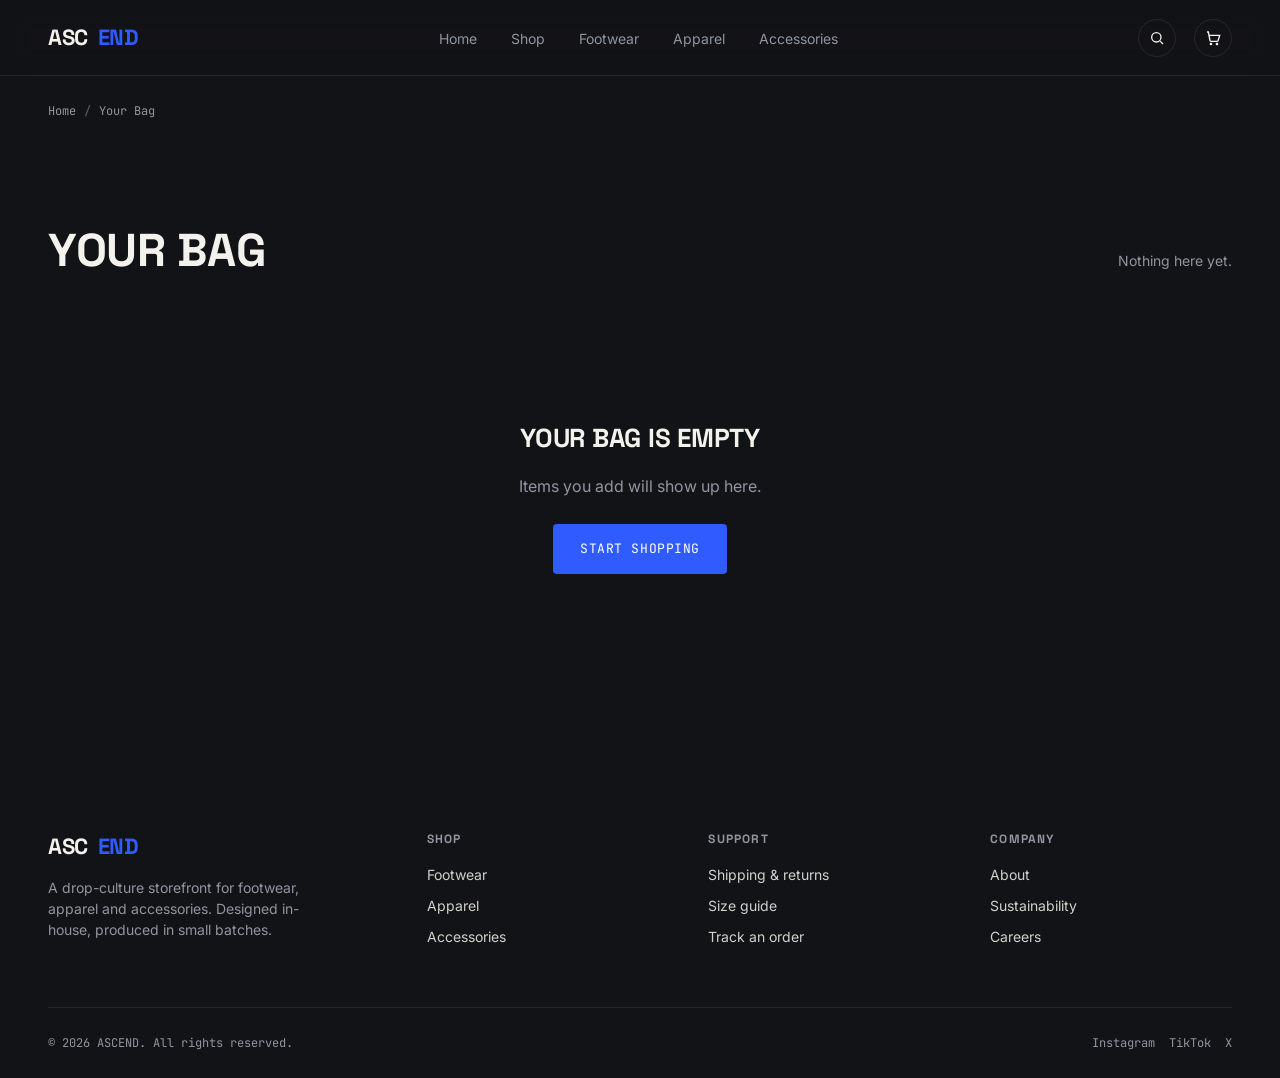
<file: cart.html>
<!DOCTYPE html>
<html lang="en">
<head>
<meta charset="UTF-8">
<meta name="viewport" content="width=device-width, initial-scale=1.0">
<title>Your Bag — ASCEND</title>
<link rel="stylesheet" href="style.css">
</head>
<body>

<nav class="nav">
  <div class="wrap">
    <a href="index.html" class="brand">ASC<span>END</span></a>
    <ul class="nav-links">
      <li><a href="index.html">Home</a></li>
      <li><a href="shop.html">Shop</a></li>
      <li><a href="shop.html?cat=footwear">Footwear</a></li>
      <li><a href="shop.html?cat=apparel">Apparel</a></li>
      <li><a href="shop.html?cat=accessories">Accessories</a></li>
    </ul>
    <div class="nav-actions">
      <a class="icon-btn" href="shop.html" aria-label="Search">
        <svg width="16" height="16" viewBox="0 0 24 24" fill="none" stroke="currentColor" stroke-width="2"><circle cx="11" cy="11" r="7"/><path d="M21 21l-4.3-4.3"/></svg>
      </a>
      <a class="icon-btn" href="cart.html" aria-label="Cart">
        <svg width="16" height="16" viewBox="0 0 24 24" fill="none" stroke="currentColor" stroke-width="2"><path d="M3 3h2l2.4 12.4a2 2 0 0 0 2 1.6h8.4a2 2 0 0 0 2-1.6L22 8H6"/><circle cx="9" cy="21" r="1"/><circle cx="18" cy="21" r="1"/></svg>
        <span class="cart-count" data-cart-count>0</span>
      </a>
    </div>
  </div>
</nav>

<div class="wrap">
  <div class="breadcrumb"><a href="index.html">Home</a><span>/</span>Your Bag</div>
  <section>
    <div class="section-head">
      <h2>Your bag</h2>
      <p id="items-sub"></p>
    </div>
    <div id="cart-root"></div>
  </section>
</div>

<footer>
  <div class="wrap">
    <div class="foot-grid">
      <div class="foot-brand">
        <a href="index.html" class="brand">ASC<span>END</span></a>
        <p>A drop-culture storefront for footwear, apparel and accessories. Designed in-house, produced in small batches.</p>
      </div>
      <div class="foot-col">
        <h4>Shop</h4>
        <a href="shop.html?cat=footwear">Footwear</a>
        <a href="shop.html?cat=apparel">Apparel</a>
        <a href="shop.html?cat=accessories">Accessories</a>
      </div>
      <div class="foot-col">
        <h4>Support</h4>
        <a href="#">Shipping &amp; returns</a>
        <a href="#">Size guide</a>
        <a href="#">Track an order</a>
      </div>
      <div class="foot-col">
        <h4>Company</h4>
        <a href="#">About</a>
        <a href="#">Sustainability</a>
        <a href="#">Careers</a>
      </div>
    </div>
    <div class="foot-bottom">
      <span>© 2026 ASCEND. All rights reserved.</span>
      <div class="foot-social">
        <a href="#">Instagram</a>
        <a href="#">TikTok</a>
        <a href="#">X</a>
      </div>
    </div>
  </div>
</footer>

<script src="products.js"></script>
<script src="main.js"></script>
<script>
  const SHIP_THRESHOLD = 4000;
  const SHIP_COST = 199;
  let promoApplied = false;

  function renderCart(){
    const items = Cart.read();
    document.getElementById("items-sub").textContent = items.length
      ? `${Cart.count()} item${Cart.count()>1?"s":""} in your bag`
      : "Nothing here yet.";

    if(!items.length){
      document.getElementById("cart-root").innerHTML = `
        <div class="empty-cart">
          <h3>Your bag is empty</h3>
          <p>Items you add will show up here.</p>
          <a href="shop.html" class="btn btn-primary">Start shopping</a>
        </div>`;
      return;
    }

    const rows = items.map((it,i)=>{
      const p = getProduct(it.id);
      if(!p) return "";
      return `
      <div class="cart-row">
        <img src="${p.img}" alt="${p.name}">
        <div>
          <div class="cart-item-name"><a href="product.html?id=${p.id}">${p.name}</a></div>
          <div class="cart-item-meta">${it.color?`Colour: ${it.color} · `:""}${it.size?`Size: ${it.size}`:""}</div>
          <a class="cart-remove" data-remove="${i}">Remove</a>
        </div>
        <div class="qty-stepper">
          <button data-dec="${i}">−</button><span>${it.qty}</span><button data-inc="${i}">+</button>
        </div>
        <div class="cart-item-price">${money(p.price*it.qty)}</div>
      </div>`;
    }).join("");

    const subtotal = Cart.subtotal();
    const discount = promoApplied ? Math.round(subtotal*0.1) : 0;
    const shipping = subtotal >= SHIP_THRESHOLD ? 0 : SHIP_COST;
    const total = subtotal - discount + shipping;

    document.getElementById("cart-root").innerHTML = `
      <div class="cart-layout">
        <div>${rows}</div>
        <div class="summary-card">
          <h3 style="font-size:15px; text-transform:uppercase; margin-bottom:18px;">Order summary</h3>
          <div class="summary-row"><span>Subtotal</span><span class="mono">${money(subtotal)}</span></div>
          ${discount ? `<div class="summary-row"><span>Promo (WELCOME10)</span><span class="mono">−${money(discount)}</span></div>` : ""}
          <div class="summary-row"><span>Shipping</span><span class="mono">${shipping===0?"Free":money(shipping)}</span></div>
          <div class="summary-row total"><span>Total</span><span>${money(total)}</span></div>
          <div class="promo-row">
            <input type="text" id="promo-input" placeholder="Promo code">
            <button class="btn btn-outline" id="promo-btn">Apply</button>
          </div>
          <button class="btn btn-signal btn-block" id="checkout-btn">Checkout</button>
          <p style="font-family:var(--font-mono); font-size:11px; color:var(--steel); margin-top:14px; text-align:center;">Demo checkout — no payment is processed.</p>
        </div>
      </div>`;

    document.querySelectorAll("[data-remove]").forEach(b=>{
      b.addEventListener("click", ()=>{ Cart.remove(+b.dataset.remove); renderCart(); });
    });
    document.querySelectorAll("[data-inc]").forEach(b=>{
      b.addEventListener("click", ()=>{
        const items = Cart.read();
        Cart.setQty(+b.dataset.inc, items[+b.dataset.inc].qty+1);
        renderCart();
      });
    });
    document.querySelectorAll("[data-dec]").forEach(b=>{
      b.addEventListener("click", ()=>{
        const items = Cart.read();
        Cart.setQty(+b.dataset.dec, items[+b.dataset.dec].qty-1);
        renderCart();
      });
    });
    document.getElementById("promo-btn").addEventListener("click", ()=>{
      const val = document.getElementById("promo-input").value.trim().toUpperCase();
      if(val === "WELCOME10"){ promoApplied = true; }
      renderCart();
    });
    document.getElementById("checkout-btn").addEventListener("click", ()=>{
      alert("This is a front-end demo — hook this button up to your payment provider (Razorpay, Stripe, etc).");
    });
  }

  renderCart();
</script>
</body>
</html>
</file>
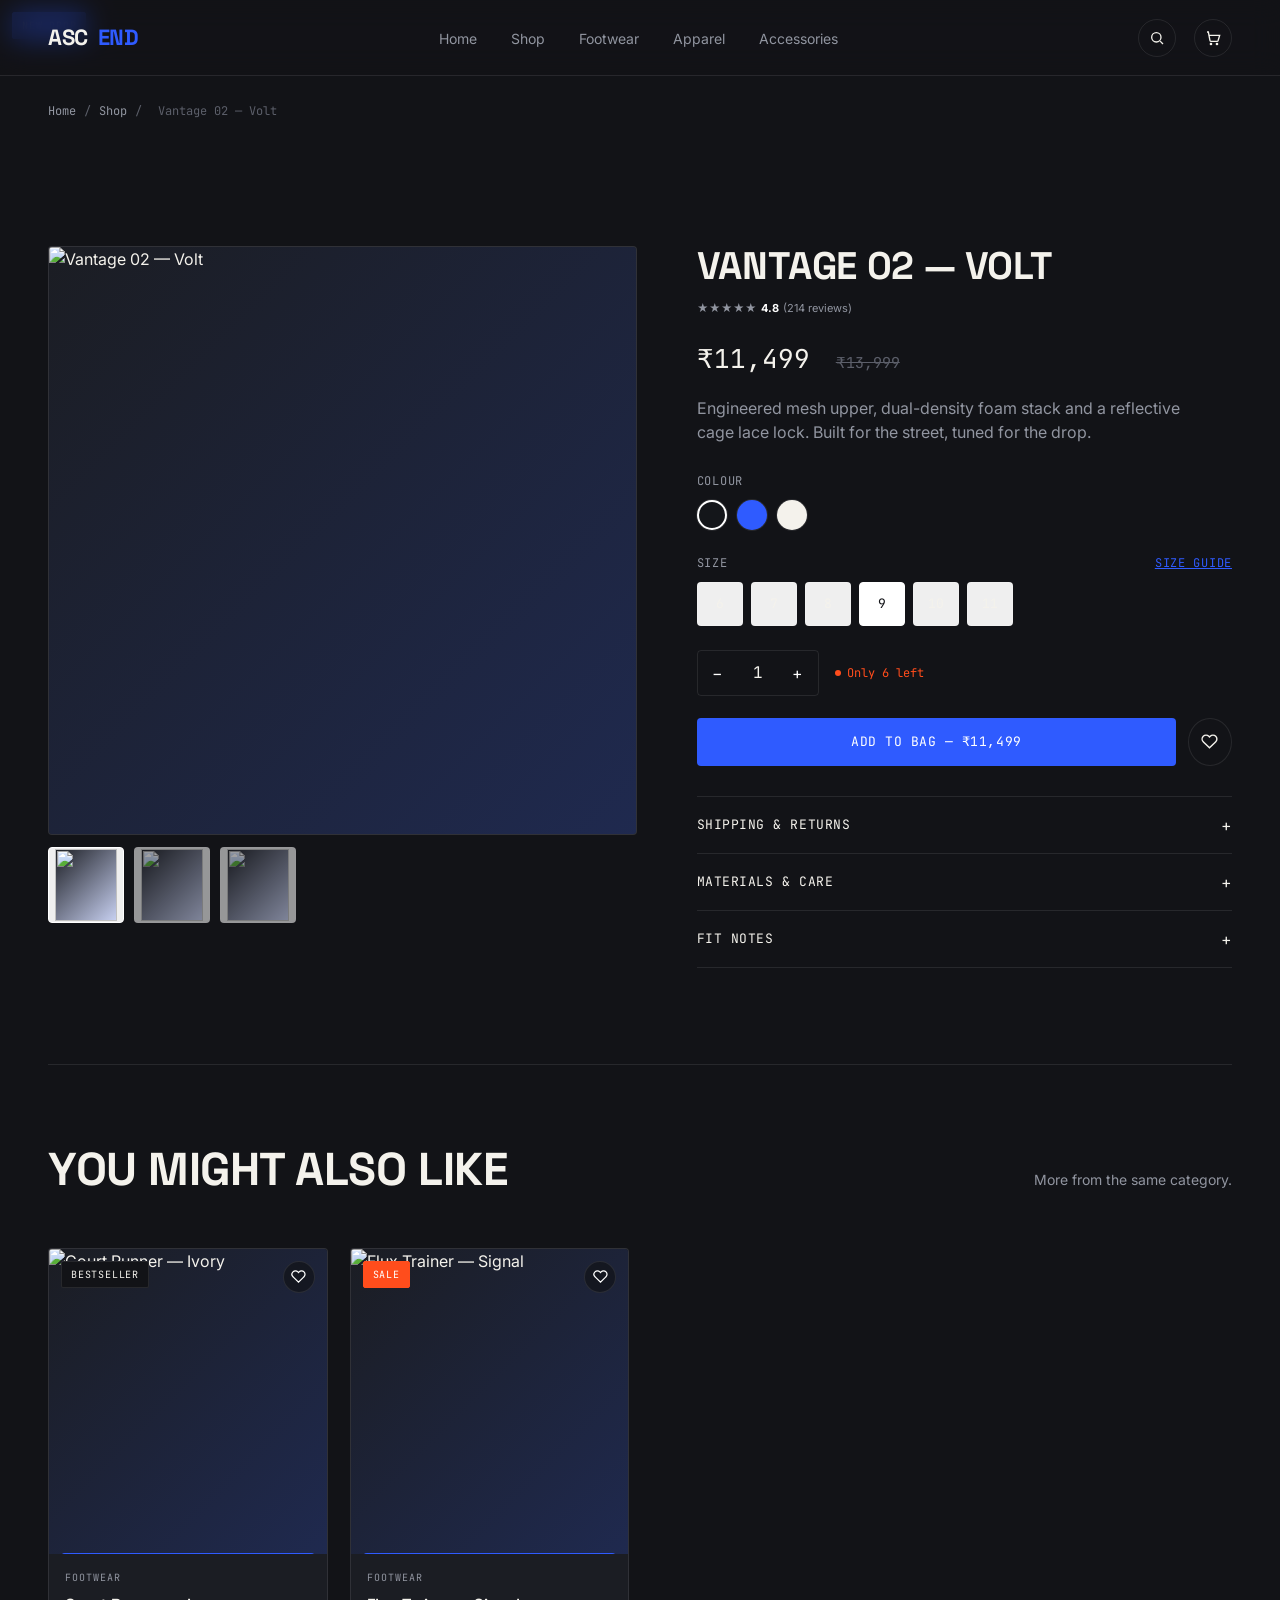
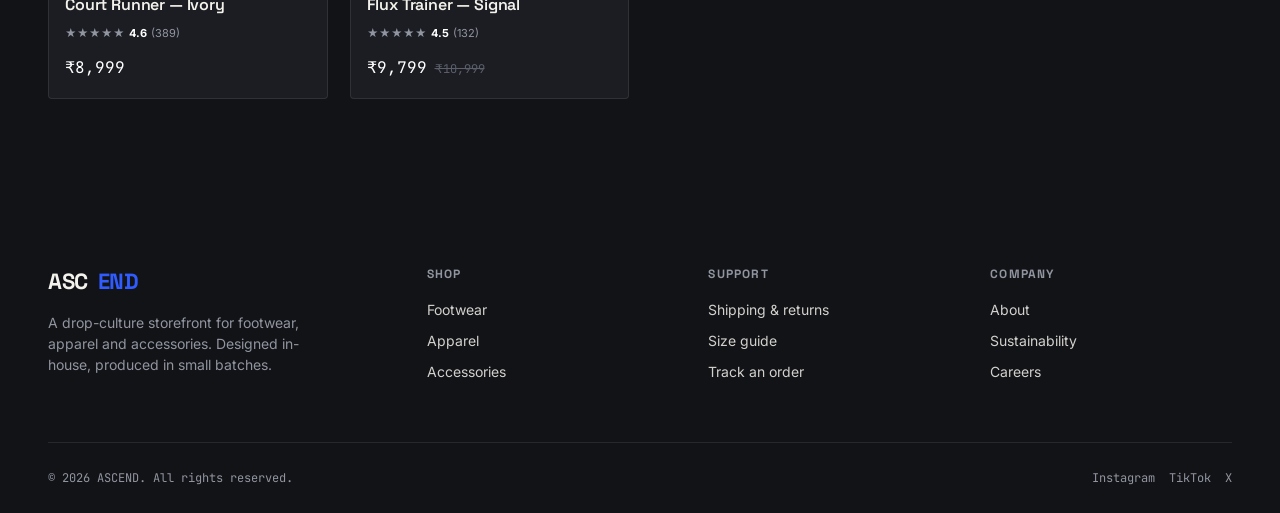
<file: product.html>
<!DOCTYPE html>
<html lang="en">
<head>
<meta charset="UTF-8">
<meta name="viewport" content="width=device-width, initial-scale=1.0">
<title>Product — ASCEND</title>
<link rel="stylesheet" href="style.css">
</head>
<body>

<nav class="nav">
  <div class="wrap">
    <a href="index.html" class="brand">ASC<span>END</span></a>
    <ul class="nav-links">
      <li><a href="index.html">Home</a></li>
      <li><a href="shop.html">Shop</a></li>
      <li><a href="shop.html?cat=footwear">Footwear</a></li>
      <li><a href="shop.html?cat=apparel">Apparel</a></li>
      <li><a href="shop.html?cat=accessories">Accessories</a></li>
    </ul>
    <div class="nav-actions">
      <a class="icon-btn" href="shop.html" aria-label="Search">
        <svg width="16" height="16" viewBox="0 0 24 24" fill="none" stroke="currentColor" stroke-width="2"><circle cx="11" cy="11" r="7"/><path d="M21 21l-4.3-4.3"/></svg>
      </a>
      <a class="icon-btn" href="cart.html" aria-label="Cart">
        <svg width="16" height="16" viewBox="0 0 24 24" fill="none" stroke="currentColor" stroke-width="2"><path d="M3 3h2l2.4 12.4a2 2 0 0 0 2 1.6h8.4a2 2 0 0 0 2-1.6L22 8H6"/><circle cx="9" cy="21" r="1"/><circle cx="18" cy="21" r="1"/></svg>
        <span class="cart-count" data-cart-count>0</span>
      </a>
    </div>
  </div>
</nav>

<div class="wrap">
  <div class="breadcrumb"><a href="index.html">Home</a><span>/</span><a href="shop.html">Shop</a><span>/</span><span id="bc-name">Product</span></div>

  <section id="pd-root"></section>

  <section id="related-wrap" style="border-top:1px solid var(--line); padding-top:70px;">
    <div class="section-head">
      <h2>You might also like</h2>
      <p>More from the same category.</p>
    </div>
    <div class="product-grid" id="related-grid"></div>
  </section>
</div>

<footer>
  <div class="wrap">
    <div class="foot-grid">
      <div class="foot-brand">
        <a href="index.html" class="brand">ASC<span>END</span></a>
        <p>A drop-culture storefront for footwear, apparel and accessories. Designed in-house, produced in small batches.</p>
      </div>
      <div class="foot-col">
        <h4>Shop</h4>
        <a href="shop.html?cat=footwear">Footwear</a>
        <a href="shop.html?cat=apparel">Apparel</a>
        <a href="shop.html?cat=accessories">Accessories</a>
      </div>
      <div class="foot-col">
        <h4>Support</h4>
        <a href="#">Shipping &amp; returns</a>
        <a href="#">Size guide</a>
        <a href="#">Track an order</a>
      </div>
      <div class="foot-col">
        <h4>Company</h4>
        <a href="#">About</a>
        <a href="#">Sustainability</a>
        <a href="#">Careers</a>
      </div>
    </div>
    <div class="foot-bottom">
      <span>© 2026 ASCEND. All rights reserved.</span>
      <div class="foot-social">
        <a href="#">Instagram</a>
        <a href="#">TikTok</a>
        <a href="#">X</a>
      </div>
    </div>
  </div>
</footer>

<script src="products.js"></script>
<script src="main.js"></script>
<script>
  const params = new URLSearchParams(location.search);
  const id = params.get("id") || PRODUCTS[0].id;
  const p = getProduct(id) || PRODUCTS[0];
  document.title = p.name + " — ASCEND";
  document.getElementById("bc-name").textContent = p.name;

  let activeImg = p.gallery[0];
  let activeSize = p.sizes ? p.sizes[Math.floor(p.sizes.length/2)] : null;
  let activeColor = p.colors[0];
  let qty = 1;

  function tagClass(){ return p.tag === "SALE" ? "sale" : (p.tag === "NEW DROP" ? "new" : ""); }

  function renderPD(){
    document.getElementById("pd-root").innerHTML = `
      <div class="product-detail">
        <div>
          <div class="pd-gallery-main"><img src="${activeImg}" alt="${p.name}" id="pd-main-img"></div>
          <div class="pd-thumbs">
            ${p.gallery.map((g,i)=>`<button class="pd-thumb ${g===activeImg?'active':''}" data-img="${g}"><img src="${g}" alt=""></button>`).join("")}
          </div>
        </div>
        <div>
          ${p.tag ? `<span class="card-tag ${tagClass()} pd-tag">${p.tag}</span>` : ""}
          <h1 class="pd-name">${p.name}</h1>
          <div class="pd-meta">
            <div class="stars">★★★★★ <b>${p.rating}</b> (${p.reviews} reviews)</div>
          </div>
          <div class="pd-price">${money(p.price)} ${p.compareAt ? `<span class="was">${money(p.compareAt)}</span>` : ""}</div>
          <p class="pd-desc" style="margin-top:18px;">${p.desc}</p>

          <div class="opt-block">
            <div class="opt-label"><span>Colour</span></div>
            <div class="swatches">
              ${p.colors.map(c=>`<span class="swatch ${c===activeColor?'active':''}" style="background:${c}" data-color="${c}"></span>`).join("")}
            </div>
          </div>

          ${p.sizes ? `
          <div class="opt-block">
            <div class="opt-label"><span>Size</span><a href="#" style="color:var(--cobalt); text-decoration:underline;">Size guide</a></div>
            <div class="size-grid">
              ${p.sizes.map(s=>`<button class="size-box ${s===activeSize?'active':''}" data-size="${s}">${s}</button>`).join("")}
            </div>
          </div>` : ""}

          <div class="qty-row">
            <div class="qty-stepper">
              <button id="qty-dec">−</button><span id="qty-val">${qty}</span><button id="qty-inc">+</button>
            </div>
            ${p.stock <= 8 ? `<div class="stock-flag">Only ${p.stock} left</div>` : `<div class="stock-flag" style="color:var(--ok);">In stock</div>`}
          </div>

          <div class="pd-actions">
            <button class="btn btn-primary btn-block" id="add-cart-btn">Add to bag — ${money(p.price*qty)}</button>
            <button class="icon-btn" style="width:48px;height:48px;" id="pd-wish" aria-label="Save">
              <svg width="17" height="17" viewBox="0 0 24 24" fill="none" stroke="currentColor" stroke-width="2"><path d="M20.8 4.6a5.5 5.5 0 0 0-7.8 0L12 5.6l-1-1a5.5 5.5 0 0 0-7.8 7.8l1 1L12 21l7.8-7.6 1-1a5.5 5.5 0 0 0 0-7.8z"/></svg>
            </button>
          </div>

          <div class="pd-info-list">
            <div class="info-row" data-info="ship"><span>Shipping &amp; returns</span><span>+</span></div>
            <div class="info-panel">Free shipping over ₹4,000. Delivered in 3–6 business days. Returns accepted within 30 days, unworn with tags.</div>
            <div class="info-row" data-info="care"><span>Materials &amp; care</span><span>+</span></div>
            <div class="info-panel">See the product label for full material composition. Spot clean where possible; avoid direct heat.</div>
            <div class="info-row" data-info="fit"><span>Fit notes</span><span>+</span></div>
            <div class="info-panel">This style runs true to size. If you're between sizes, we recommend sizing up.</div>
          </div>
        </div>
      </div>
    `;
    wirePD();
  }

  function wirePD(){
    document.querySelectorAll(".pd-thumb").forEach(t=>{
      t.addEventListener("click", ()=>{ activeImg = t.dataset.img; renderPD(); });
    });
    document.querySelectorAll(".swatch").forEach(s=>{
      s.addEventListener("click", ()=>{ activeColor = s.dataset.color; renderPD(); });
    });
    document.querySelectorAll(".size-box").forEach(s=>{
      s.addEventListener("click", ()=>{ activeSize = s.dataset.size; renderPD(); });
    });
    document.getElementById("qty-inc").addEventListener("click", ()=>{ qty++; renderPD(); });
    document.getElementById("qty-dec").addEventListener("click", ()=>{ if(qty>1) qty--; renderPD(); });
    document.getElementById("add-cart-btn").addEventListener("click", ()=>{
      Cart.add(p.id, { size: activeSize, color: activeColor, qty });
      showToast(p);
    });
    document.getElementById("pd-wish").addEventListener("click", (e)=> e.currentTarget.classList.toggle("active"));
    document.querySelectorAll(".info-row").forEach(r=>{
      r.addEventListener("click", ()=> r.classList.toggle("open"));
    });
  }

  renderPD();

  const related = PRODUCTS.filter(x=>x.category===p.category && x.id!==p.id).slice(0,4);
  document.getElementById("related-grid").innerHTML = related.map(productCardHTML).join("");
  mountQuickAdd();
</script>
</body>
</html>
</file>
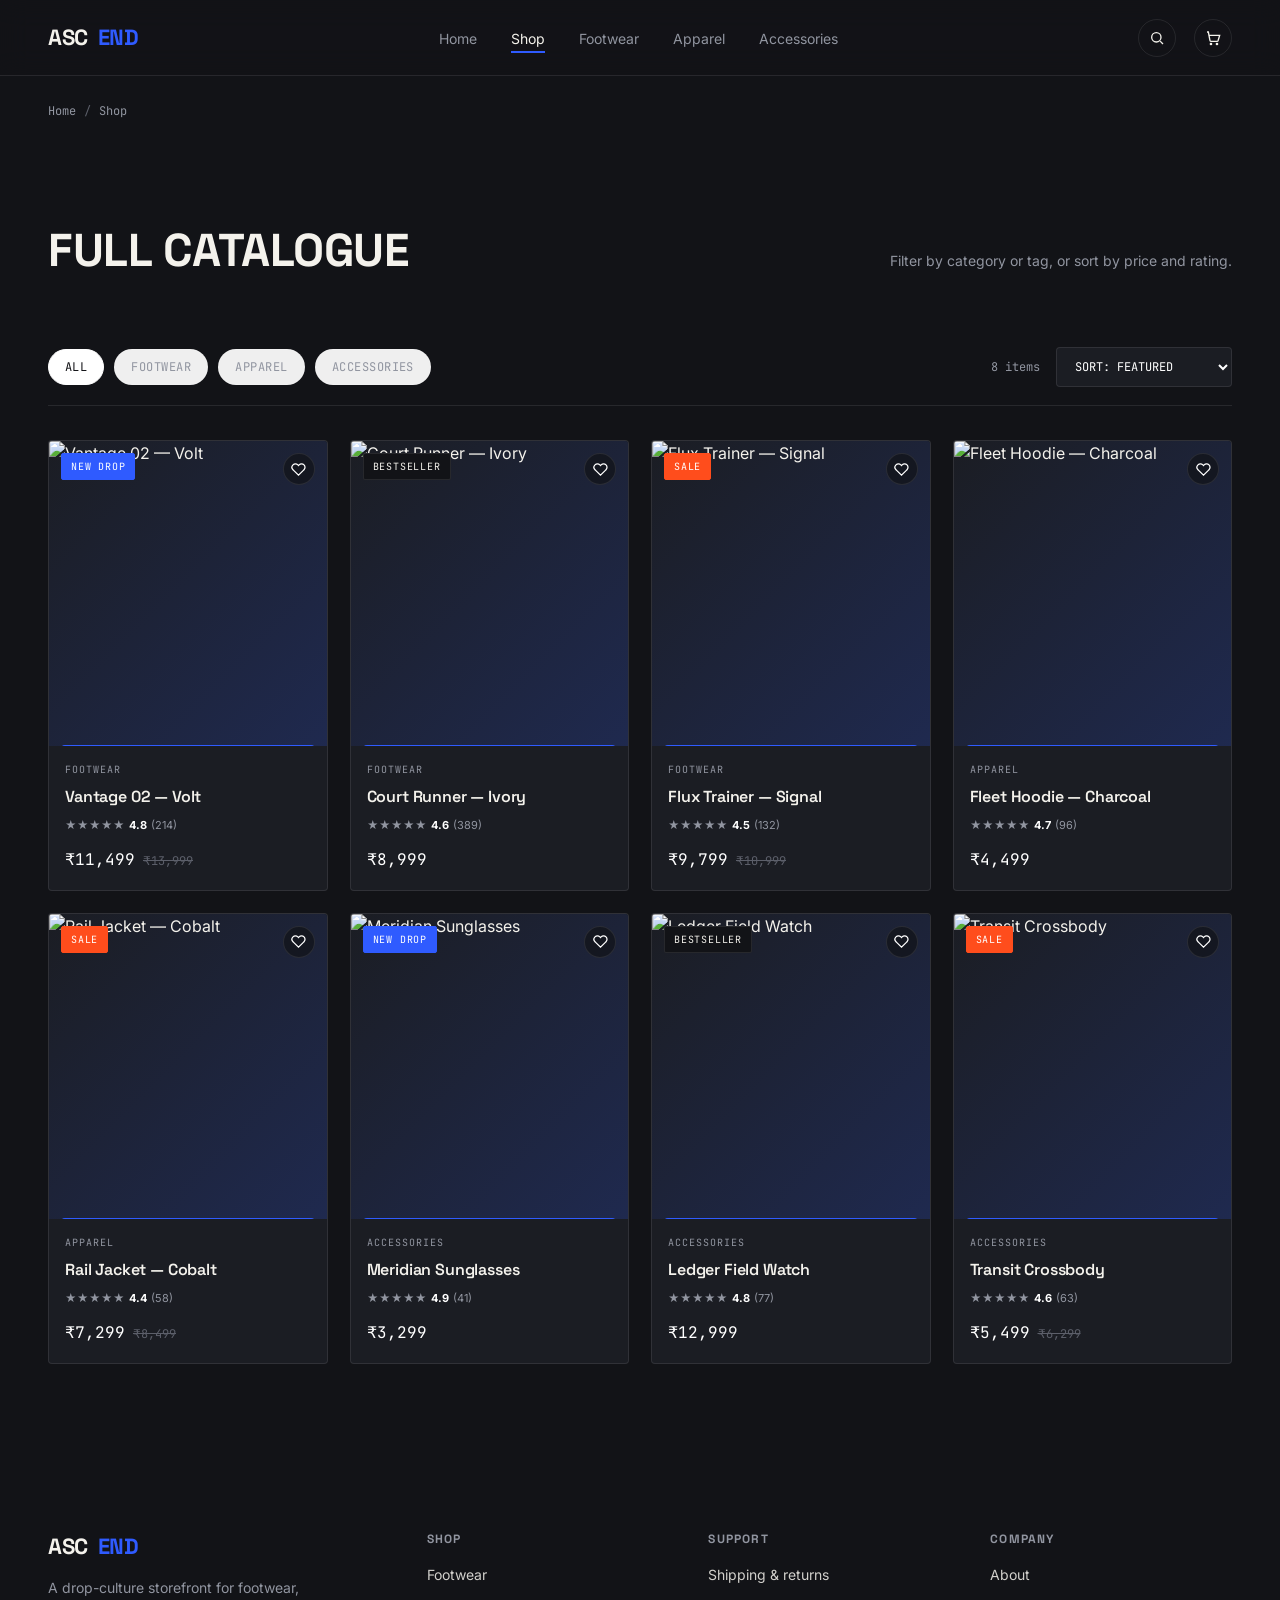
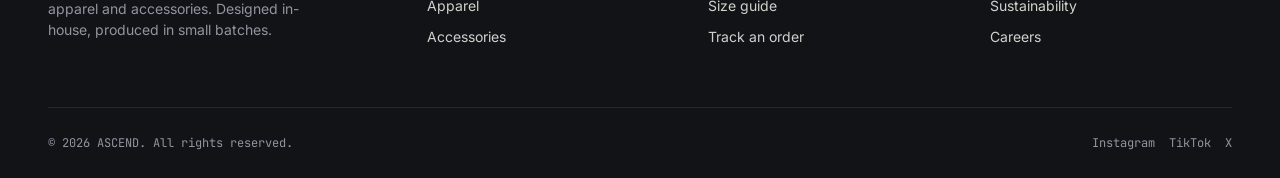
<file: shop.html>
<!DOCTYPE html>
<html lang="en">
<head>
<meta charset="UTF-8">
<meta name="viewport" content="width=device-width, initial-scale=1.0">
<title>Shop All — ASCEND</title>
<meta name="description" content="Browse the full ASCEND catalogue — footwear, apparel and accessories.">
<link rel="stylesheet" href="style.css">
</head>
<body>

<nav class="nav">
  <div class="wrap">
    <a href="index.html" class="brand">ASC<span>END</span></a>
    <ul class="nav-links">
      <li><a href="index.html">Home</a></li>
      <li><a href="shop.html" class="active">Shop</a></li>
      <li><a href="shop.html?cat=footwear">Footwear</a></li>
      <li><a href="shop.html?cat=apparel">Apparel</a></li>
      <li><a href="shop.html?cat=accessories">Accessories</a></li>
    </ul>
    <div class="nav-actions">
      <a class="icon-btn" href="shop.html" aria-label="Search">
        <svg width="16" height="16" viewBox="0 0 24 24" fill="none" stroke="currentColor" stroke-width="2"><circle cx="11" cy="11" r="7"/><path d="M21 21l-4.3-4.3"/></svg>
      </a>
      <a class="icon-btn" href="cart.html" aria-label="Cart">
        <svg width="16" height="16" viewBox="0 0 24 24" fill="none" stroke="currentColor" stroke-width="2"><path d="M3 3h2l2.4 12.4a2 2 0 0 0 2 1.6h8.4a2 2 0 0 0 2-1.6L22 8H6"/><circle cx="9" cy="21" r="1"/><circle cx="18" cy="21" r="1"/></svg>
        <span class="cart-count" data-cart-count>0</span>
      </a>
    </div>
  </div>
</nav>

<div class="wrap">
  <div class="breadcrumb"><a href="index.html">Home</a><span>/</span>Shop</div>

  <section style="padding-bottom:0;">
    <div class="section-head">
      <h2>Full catalogue</h2>
      <p>Filter by category or tag, or sort by price and rating.</p>
    </div>
  </section>

  <div class="filters">
    <div class="filter-group" id="cat-filters">
      <button class="chip active" data-cat="all">All</button>
      <button class="chip" data-cat="footwear">Footwear</button>
      <button class="chip" data-cat="apparel">Apparel</button>
      <button class="chip" data-cat="accessories">Accessories</button>
    </div>
    <div style="display:flex; align-items:center; gap:16px;">
      <span class="result-count" id="result-count"></span>
      <select class="sort-select" id="sort-select">
        <option value="featured">Sort: Featured</option>
        <option value="price-asc">Price: Low to High</option>
        <option value="price-desc">Price: High to Low</option>
        <option value="rating">Top Rated</option>
      </select>
    </div>
  </div>

  <section style="padding-top:0;">
    <div class="product-grid" id="shop-grid"></div>
  </section>
</div>

<footer>
  <div class="wrap">
    <div class="foot-grid">
      <div class="foot-brand">
        <a href="index.html" class="brand">ASC<span>END</span></a>
        <p>A drop-culture storefront for footwear, apparel and accessories. Designed in-house, produced in small batches.</p>
      </div>
      <div class="foot-col">
        <h4>Shop</h4>
        <a href="shop.html?cat=footwear">Footwear</a>
        <a href="shop.html?cat=apparel">Apparel</a>
        <a href="shop.html?cat=accessories">Accessories</a>
      </div>
      <div class="foot-col">
        <h4>Support</h4>
        <a href="#">Shipping &amp; returns</a>
        <a href="#">Size guide</a>
        <a href="#">Track an order</a>
      </div>
      <div class="foot-col">
        <h4>Company</h4>
        <a href="#">About</a>
        <a href="#">Sustainability</a>
        <a href="#">Careers</a>
      </div>
    </div>
    <div class="foot-bottom">
      <span>© 2026 ASCEND. All rights reserved.</span>
      <div class="foot-social">
        <a href="#">Instagram</a>
        <a href="#">TikTok</a>
        <a href="#">X</a>
      </div>
    </div>
  </div>
</footer>

<script src="products.js"></script>
<script src="main.js"></script>
<script>
  const params = new URLSearchParams(location.search);
  let currentCat = params.get("cat") || "all";
  let currentSort = "featured";

  function render(){
    document.querySelectorAll("#cat-filters .chip").forEach(c=>{
      c.classList.toggle("active", c.dataset.cat === currentCat);
    });
    let list = currentCat === "all" ? [...PRODUCTS] : PRODUCTS.filter(p=>p.category===currentCat);
    if(currentSort === "price-asc") list.sort((a,b)=>a.price-b.price);
    if(currentSort === "price-desc") list.sort((a,b)=>b.price-a.price);
    if(currentSort === "rating") list.sort((a,b)=>b.rating-a.rating);
    document.getElementById("shop-grid").innerHTML = list.map(productCardHTML).join("");
    document.getElementById("result-count").textContent = list.length + " items";
    mountQuickAdd();
    mountReveal();
  }

  document.getElementById("cat-filters").addEventListener("click",(e)=>{
    const btn = e.target.closest(".chip");
    if(!btn) return;
    currentCat = btn.dataset.cat;
    render();
  });
  document.getElementById("sort-select").addEventListener("change",(e)=>{
    currentSort = e.target.value;
    render();
  });

  render();
</script>
</body>
</html>
</file>
<file: style.css>
/* =========================================================
   ASCEND — design tokens
   Streetwear/drop-culture commerce. Ink + paper base,
   cobalt/signal accents, diagonal cut motif, mono price tags.
   ========================================================= */

@import url('https://fonts.googleapis.com/css2?family=Space+Grotesk:wght@400;500;600;700&family=Inter:wght@400;500;600&family=JetBrains+Mono:wght@400;500;700&display=swap');

:root{
  --ink: #121317;
  --ink-2: #1b1d23;
  --ink-3: #24262e;
  --paper: #f4f2ec;
  --paper-2: #eae7de;
  --cobalt: #2f5bff;
  --cobalt-2: #1c3fd6;
  --signal: #ff4d1c;
  --steel: #9195a0;
  --steel-2: #5c5f6a;
  --line: rgba(255,255,255,0.09);
  --line-dark: rgba(18,19,23,0.1);
  --ok: #2fdb8f;

  --font-display: 'Space Grotesk', sans-serif;
  --font-body: 'Inter', sans-serif;
  --font-mono: 'JetBrains Mono', monospace;

  --radius: 4px;
  --container: 1240px;
  --nav-h: 76px;

  --ease: cubic-bezier(.16,.84,.44,1);
}

*,*::before,*::after{ box-sizing: border-box; }
html{ scroll-behavior: smooth; }
body{
  margin:0;
  background: var(--ink);
  color: var(--paper);
  font-family: var(--font-body);
  font-size: 16px;
  line-height: 1.5;
  -webkit-font-smoothing: antialiased;
}
img{ max-width:100%; display:block; }
a{ color:inherit; text-decoration:none; }
ul{ list-style:none; margin:0; padding:0; }
button{ font-family:inherit; cursor:pointer; }
input,select{ font-family:inherit; }

::selection{ background: var(--cobalt); color:#fff; }

@media (prefers-reduced-motion: reduce){
  *{ animation-duration:.001ms !important; animation-iteration-count:1 !important; transition-duration:.001ms !important; scroll-behavior:auto !important; }
}

:focus-visible{ outline: 2px solid var(--cobalt); outline-offset: 3px; }

.wrap{ max-width: var(--container); margin: 0 auto; padding: 0 28px; }

.mono{ font-family: var(--font-mono); }
.eyebrow{
  font-family: var(--font-mono);
  font-size: 12px;
  letter-spacing: .12em;
  text-transform: uppercase;
  color: var(--steel);
  display:flex; align-items:center; gap:8px;
}
.eyebrow::before{ content:''; width:6px; height:6px; background: var(--signal); display:inline-block; }

h1,h2,h3,h4{ font-family: var(--font-display); margin:0; letter-spacing:-0.01em; }

/* diagonal-cut section divider — the drop-box motif used across the page */
.cut-top{ clip-path: polygon(0 24px, 100% 0, 100% 100%, 0 100%); }
.cut-bottom{ clip-path: polygon(0 0, 100% 0, 100% 100%, 0 calc(100% - 24px)); }
.cut-both{ clip-path: polygon(0 24px, 100% 0, 100% calc(100% - 24px), 0 100%); }

/* =========================== buttons =========================== */
.btn{
  display:inline-flex; align-items:center; justify-content:center; gap:8px;
  padding: 14px 26px;
  font-family: var(--font-mono);
  font-size: 13px;
  letter-spacing:.04em;
  text-transform: uppercase;
  border: 1px solid transparent;
  border-radius: var(--radius);
  transition: transform .25s var(--ease), background .25s var(--ease), border-color .25s var(--ease), color .25s var(--ease);
  white-space: nowrap;
}
.btn-primary{ background: var(--cobalt); color:#fff; }
.btn-primary:hover{ background: var(--cobalt-2); transform: translateY(-2px); }
.btn-outline{ border-color: var(--line); color: var(--paper); background:transparent; }
.btn-outline:hover{ border-color: var(--paper); transform: translateY(-2px); }
.btn-signal{ background: var(--signal); color:#fff; }
.btn-signal:hover{ background:#e13f13; transform: translateY(-2px); }
.btn-ghost{ background:transparent; color: var(--steel); padding: 8px 4px; }
.btn-ghost:hover{ color: var(--paper); }
.btn-block{ width:100%; }
.btn[disabled]{ opacity:.4; pointer-events:none; }

/* =========================== nav =========================== */
.nav{
  position: sticky; top:0; z-index: 100;
  height: var(--nav-h);
  display:flex; align-items:center;
  background: rgba(18,19,23,0.72);
  backdrop-filter: blur(14px) saturate(140%);
  border-bottom: 1px solid var(--line);
}
.nav .wrap{ display:flex; align-items:center; justify-content:space-between; width:100%; }
.brand{ font-family: var(--font-display); font-weight:700; font-size:22px; letter-spacing:-0.02em; display:flex; align-items:center; gap:10px;}
.brand span{ color: var(--cobalt); }
.nav-links{ display:flex; gap:34px; }
.nav-links a{
  font-size:14px; color: var(--steel); position:relative; padding: 6px 0;
  transition: color .2s;
}
.nav-links a:hover, .nav-links a.active{ color: var(--paper); }
.nav-links a.active::after{
  content:''; position:absolute; left:0; right:0; bottom:0; height:2px; background: var(--cobalt);
}
.nav-actions{ display:flex; align-items:center; gap:18px; }
.icon-btn{
  position:relative; width:38px; height:38px; display:flex; align-items:center; justify-content:center;
  border:1px solid var(--line); border-radius:50%; color: var(--paper); background:transparent;
  transition: border-color .2s, background .2s;
}
.icon-btn:hover{ border-color: var(--paper); }
.cart-count{
  position:absolute; top:-6px; right:-6px; background: var(--signal); color:#fff;
  font-family: var(--font-mono); font-size:10px; min-width:18px; height:18px; border-radius:50%;
  display:flex; align-items:center; justify-content:center; padding: 0 3px;
}
.nav-burger{ display:none; }

/* =========================== hero =========================== */
.hero{
  position: relative; min-height: 92vh; display:flex; align-items:flex-end;
  overflow:hidden; background: var(--ink);
}
.hero-media{ position:absolute; inset:0; z-index:0; }
.hero-media video, .hero-media img{
  width:100%; height:100%; object-fit:cover; position:absolute; inset:0;
}
.hero-media::after{
  content:''; position:absolute; inset:0;
  background: linear-gradient(180deg, rgba(18,19,23,.35) 0%, rgba(18,19,23,.55) 55%, var(--ink) 96%);
}
.hero-content{ position:relative; z-index:2; width:100%; padding-bottom: 72px; }
.hero-top{ display:flex; justify-content:space-between; align-items:flex-start; margin-bottom: 28px; }
.hero-title{
  font-size: clamp(48px, 9vw, 128px);
  line-height: .92;
  font-weight:700;
  text-transform: uppercase;
  max-width: 14ch;
}
.hero-title em{ font-style:normal; color: var(--cobalt); }
.hero-sub{ max-width: 460px; color: var(--steel); font-size:16px; margin-top:18px; }
.hero-actions{ display:flex; gap:14px; margin-top: 30px; flex-wrap:wrap; }

.drop-timer{
  display:flex; gap:18px; font-family: var(--font-mono);
  border: 1px solid var(--line); border-radius: var(--radius);
  padding: 14px 18px; background: rgba(255,255,255,0.03);
}
.drop-timer .seg{ text-align:center; min-width:44px; }
.drop-timer .seg b{ display:block; font-size:22px; color:#fff; }
.drop-timer .seg span{ font-size:10px; letter-spacing:.1em; color: var(--steel); text-transform:uppercase; }
.drop-timer .colon{ color: var(--steel-2); font-size:20px; align-self:center; }

.hero-scroll{
  position:absolute; right:28px; bottom:28px; z-index:2;
  writing-mode: vertical-rl; font-family: var(--font-mono); font-size:11px; letter-spacing:.14em;
  color: var(--steel); display:flex; align-items:center; gap:10px; text-transform:uppercase;
}
.hero-scroll::after{ content:''; width:1px; height:50px; background: var(--steel-2); display:block; }

/* =========================== marquee =========================== */
.marquee{
  border-top: 1px solid var(--line); border-bottom: 1px solid var(--line);
  overflow:hidden; white-space:nowrap; background: var(--ink-2);
}
.marquee-track{ display:inline-flex; animation: scroll-x 26s linear infinite; }
.marquee-track span{
  font-family: var(--font-mono); font-size:13px; letter-spacing:.08em; text-transform:uppercase;
  padding: 16px 32px; color: var(--steel); display:inline-flex; align-items:center; gap:32px;
}
.marquee-track span::after{ content:'/'; color: var(--signal); }
@keyframes scroll-x{ from{ transform:translateX(0);} to{ transform:translateX(-50%);} }

/* =========================== sections =========================== */
section{ padding: 96px 0; }
.section-head{
  display:flex; justify-content:space-between; align-items:flex-end; margin-bottom: 44px; gap:24px; flex-wrap:wrap;
}
.section-head h2{ font-size: clamp(30px,4vw,46px); text-transform:uppercase; }
.section-head p{ color: var(--steel); max-width:420px; margin-top:10px; font-size:14px; }

/* category strip */
.cat-grid{ display:grid; grid-template-columns: repeat(3,1fr); gap:18px; }
.cat-card{
  position:relative; border-radius: var(--radius); overflow:hidden; aspect-ratio: 4/5;
  border:1px solid var(--line);
}
.cat-card img{ width:100%; height:100%; object-fit:cover; transition: transform .6s var(--ease); }
.cat-card:hover img{ transform: scale(1.06); }
.cat-card::after{ content:''; position:absolute; inset:0; background: linear-gradient(180deg, transparent 40%, rgba(18,19,23,.92) 100%); }
.cat-label{ position:absolute; left:20px; bottom:20px; z-index:2; }
.cat-label .eyebrow{ margin-bottom:6px; }
.cat-label h3{ font-size:24px; text-transform:uppercase; }

/* product grid */
.product-grid{ display:grid; grid-template-columns: repeat(4, 1fr); gap: 22px; }
.card{
  background: var(--ink-2); border:1px solid var(--line); border-radius: var(--radius);
  overflow:hidden; display:flex; flex-direction:column; transition: border-color .25s, transform .25s var(--ease);
}
.card:hover{ border-color: rgba(255,255,255,0.22); transform: translateY(-4px); }
.card-media{ position:relative; aspect-ratio: 1/1.1; overflow:hidden; background:#1b1d23; }
.card-media img{ width:100%; height:100%; object-fit:cover; transition: transform .5s var(--ease); }
.card:hover .card-media img{ transform: scale(1.07); }
.card-tag{
  position:absolute; top:12px; left:12px; z-index:2;
  font-family: var(--font-mono); font-size:10px; letter-spacing:.08em; text-transform:uppercase;
  padding: 5px 9px; border-radius: 2px; background: var(--ink); border:1px solid var(--line);
}
.card-tag.sale{ background: var(--signal); border-color:var(--signal); color:#fff; }
.card-tag.new{ background: var(--cobalt); border-color:var(--cobalt); color:#fff; }
.card-wish{
  position:absolute; top:12px; right:12px; z-index:2; width:32px; height:32px; border-radius:50%;
  background: rgba(18,19,23,.7); border:1px solid var(--line); display:flex; align-items:center; justify-content:center;
  color:#fff; transition: background .2s, border-color .2s;
}
.card-wish:hover{ border-color:#fff; }
.card-wish.active{ color: var(--signal); border-color: var(--signal); }
.card-quick{
  position:absolute; left:12px; right:12px; bottom:-46px; z-index:2;
  transition: bottom .25s var(--ease);
}
.card:hover .card-quick{ bottom:12px; }
.card-body{ padding: 16px 16px 18px; display:flex; flex-direction:column; gap:8px; flex:1; }
.card-cat{ font-family: var(--font-mono); font-size:10px; letter-spacing:.1em; text-transform:uppercase; color: var(--steel); }
.card-name{ font-family: var(--font-display); font-size:16px; font-weight:600; }
.card-name a:hover{ color: var(--cobalt); }
.card-price{ display:flex; align-items:baseline; gap:8px; font-family: var(--font-mono); margin-top:auto; padding-top:6px; }
.card-price .now{ font-size:16px; color:#fff; }
.card-price .was{ font-size:12px; color: var(--steel-2); text-decoration: line-through; }
.stars{ font-size:11px; color:var(--steel); display:flex; align-items:center; gap:4px; }
.stars b{ color:#fff; }

/* filters bar (shop page) */
.filters{
  display:flex; align-items:center; justify-content:space-between; flex-wrap:wrap; gap:16px;
  padding: 18px 0; border-bottom:1px solid var(--line); margin-bottom: 34px;
}
.filter-group{ display:flex; gap:10px; flex-wrap:wrap; }
.chip{
  font-family: var(--font-mono); font-size:12px; letter-spacing:.04em; text-transform:uppercase;
  padding: 9px 16px; border:1px solid var(--line); border-radius: 999px; color: var(--steel);
  transition: all .2s;
}
.chip:hover{ color:#fff; border-color:#fff; }
.chip.active{ background:#fff; color: var(--ink); border-color:#fff; }
.sort-select{
  background: var(--ink-2); color:#fff; border:1px solid var(--line); border-radius: var(--radius);
  padding:10px 14px; font-family: var(--font-mono); font-size:12px; text-transform:uppercase;
}
.result-count{ font-family: var(--font-mono); font-size:12px; color: var(--steel); }

/* =========================== lookbook / video split =========================== */
.split{ display:grid; grid-template-columns: 1fr 1fr; gap:0; align-items:stretch; }
.split-media{ position:relative; min-height: 520px; overflow:hidden; }
.split-media video, .split-media img{ width:100%; height:100%; object-fit:cover; position:absolute; inset:0; }
.split-copy{ background: var(--paper); color: var(--ink); display:flex; flex-direction:column; justify-content:center; padding: 72px; }
.split-copy .eyebrow{ color: var(--steel-2); }
.split-copy .eyebrow::before{ background: var(--cobalt); }
.split-copy h2{ font-size: clamp(30px,3.4vw,46px); margin: 18px 0 20px; text-transform:uppercase; line-height:1; }
.split-copy p{ color: var(--steel-2); max-width: 44ch; margin-bottom: 30px; }
.stat-row{ display:flex; gap:40px; margin-top:36px; }
.stat b{ display:block; font-family:var(--font-display); font-size:32px; }
.stat span{ font-family: var(--font-mono); font-size:11px; text-transform:uppercase; letter-spacing:.08em; color: var(--steel-2); }

/* =========================== testimonials =========================== */
.reviews{ background: var(--ink-2); border-top:1px solid var(--line); border-bottom:1px solid var(--line); }
.review-grid{ display:grid; grid-template-columns: repeat(3,1fr); gap:22px; }
.review-card{ background: var(--ink); border:1px solid var(--line); border-radius: var(--radius); padding:26px; }
.review-stars{ color: var(--signal); letter-spacing:2px; margin-bottom:14px; }
.review-card p{ color:#dcdde1; font-size:15px; margin-bottom:20px; }
.review-who{ display:flex; align-items:center; gap:12px; }
.review-avatar{ width:38px; height:38px; border-radius:50%; overflow:hidden; }
.review-avatar img{ width:100%; height:100%; object-fit:cover; }
.review-who b{ font-size:13px; display:block; }
.review-who span{ font-size:11px; color: var(--steel); font-family:var(--font-mono); }

/* =========================== newsletter =========================== */
.newsletter{
  background: linear-gradient(135deg, var(--cobalt), #16255c);
  text-align:center; padding: 90px 28px;
}
.newsletter h2{ font-size: clamp(30px,4.4vw,54px); text-transform:uppercase; }
.newsletter p{ color: rgba(255,255,255,.75); margin: 14px auto 30px; max-width: 480px; }
.news-form{ display:flex; justify-content:center; gap:10px; max-width: 460px; margin: 0 auto; flex-wrap:wrap; }
.news-form input{
  flex:1; min-width:220px; padding: 14px 18px; border-radius: var(--radius); border:1px solid rgba(255,255,255,.3);
  background: rgba(255,255,255,.08); color:#fff; font-size:14px;
}
.news-form input::placeholder{ color: rgba(255,255,255,.6); }
.news-form .btn-outline{ border-color:#fff; }
.news-form .btn-outline:hover{ background:#fff; color: var(--cobalt); }
.form-msg{ margin-top:14px; font-family: var(--font-mono); font-size:12px; color: #d7ffe9; min-height:16px; }

/* =========================== footer =========================== */
footer{ padding-top: 70px; }
.foot-grid{ display:grid; grid-template-columns: 1.4fr 1fr 1fr 1fr; gap: 40px; padding-bottom: 50px; border-bottom:1px solid var(--line); }
.foot-brand p{ color: var(--steel); max-width: 30ch; margin-top:14px; font-size:14px; }
.foot-col h4{ font-size:12px; letter-spacing:.1em; text-transform:uppercase; color: var(--steel); margin-bottom:16px; }
.foot-col a{ display:block; color: var(--paper); font-size:14px; margin-bottom:10px; opacity:.85; }
.foot-col a:hover{ color: var(--cobalt); opacity:1; }
.foot-bottom{ display:flex; justify-content:space-between; align-items:center; padding: 26px 0; font-family: var(--font-mono); font-size:12px; color: var(--steel); flex-wrap:wrap; gap:10px; }
.foot-social{ display:flex; gap:14px; }

/* =========================== breadcrumb =========================== */
.breadcrumb{ font-family: var(--font-mono); font-size:12px; color: var(--steel); padding: 26px 0 0; }
.breadcrumb a:hover{ color:#fff; }
.breadcrumb span{ margin:0 8px; color: var(--steel-2); }

/* =========================== product detail =========================== */
.product-detail{ display:grid; grid-template-columns: 1.1fr 1fr; gap: 60px; padding-top: 30px; }
.pd-gallery-main{ aspect-ratio: 1/1; border-radius: var(--radius); overflow:hidden; border:1px solid var(--line); background:var(--ink-2); }
.pd-gallery-main img{ width:100%; height:100%; object-fit:cover; }
.pd-thumbs{ display:flex; gap:10px; margin-top:12px; }
.pd-thumb{ width:76px; height:76px; border-radius: var(--radius); overflow:hidden; border:1px solid var(--line); opacity:.6; transition:.2s; }
.pd-thumb:hover, .pd-thumb.active{ opacity:1; border-color:#fff; }
.pd-thumb img{ width:100%; height:100%; object-fit:cover; }

.pd-tag{ display:inline-block; margin-bottom:14px; }
.pd-name{ font-size: clamp(28px,3vw,40px); text-transform:uppercase; line-height:1.05; }
.pd-meta{ display:flex; align-items:center; gap:14px; margin: 14px 0 22px; }
.pd-price{ font-family: var(--font-mono); font-size:26px; }
.pd-price .was{ font-size:15px; color: var(--steel-2); text-decoration:line-through; margin-left:10px; }
.pd-desc{ color: var(--steel); margin-bottom: 28px; max-width: 52ch; }

.opt-block{ margin-bottom: 24px; }
.opt-label{ font-family: var(--font-mono); font-size:12px; text-transform:uppercase; letter-spacing:.06em; color: var(--steel); margin-bottom:10px; display:flex; justify-content:space-between; }
.swatches{ display:flex; gap:10px; }
.swatch{ width:30px; height:30px; border-radius:50%; border:2px solid transparent; box-shadow: 0 0 0 1px var(--line); cursor:pointer; }
.swatch.active{ border-color:#fff; }
.size-grid{ display:flex; gap:8px; flex-wrap:wrap; }
.size-box{
  min-width:46px; height:44px; padding:0 10px; border:1px solid var(--line); border-radius: var(--radius);
  display:flex; align-items:center; justify-content:center; font-family: var(--font-mono); font-size:13px;
  transition: all .2s; color: var(--paper);
}
.size-box:hover{ border-color:#fff; }
.size-box.active{ background:#fff; color: var(--ink); border-color:#fff; }

.qty-row{ display:flex; align-items:center; gap:16px; margin-bottom: 22px; }
.qty-stepper{ display:flex; align-items:center; border:1px solid var(--line); border-radius: var(--radius); }
.qty-stepper button{ width:40px; height:44px; background:transparent; border:none; color:#fff; font-size:16px; }
.qty-stepper button:hover{ background: var(--ink-3); }
.qty-stepper span{ width:40px; text-align:center; font-family: var(--font-mono); }
.stock-flag{ font-family: var(--font-mono); font-size:12px; color: var(--signal); display:flex; align-items:center; gap:6px; }
.stock-flag::before{ content:''; width:6px; height:6px; border-radius:50%; background: var(--signal); }

.pd-actions{ display:flex; gap:12px; margin-bottom: 30px; }
.pd-info-list{ border-top:1px solid var(--line); }
.info-row{ border-bottom:1px solid var(--line); padding: 16px 0; display:flex; justify-content:space-between; align-items:center; cursor:pointer; }
.info-row span:first-child{ font-family: var(--font-mono); font-size:13px; text-transform:uppercase; letter-spacing:.04em; }
.info-panel{ max-height:0; overflow:hidden; transition: max-height .3s var(--ease); color: var(--steel); font-size:14px; }
.info-row.open + .info-panel{ max-height: 200px; padding-bottom:16px; }

.added-toast{
  position: fixed; top: 96px; right: 28px; z-index: 300;
  background: var(--ink-2); border:1px solid var(--line); border-radius: var(--radius);
  padding: 14px 18px; display:flex; align-items:center; gap:12px;
  transform: translateX(120%); transition: transform .35s var(--ease);
}
.added-toast.show{ transform: translateX(0); }
.added-toast img{ width:44px; height:44px; object-fit:cover; border-radius: 2px; }
.added-toast .t-info b{ display:block; font-size:13px; }
.added-toast .t-info span{ font-family: var(--font-mono); font-size:11px; color: var(--steel); }

/* =========================== cart page =========================== */
.cart-layout{ display:grid; grid-template-columns: 1.6fr 1fr; gap: 50px; align-items:flex-start; }
.cart-row{
  display:grid; grid-template-columns: 90px 1fr auto auto; gap:18px; align-items:center;
  padding: 20px 0; border-bottom:1px solid var(--line);
}
.cart-row img{ width:90px; height:90px; object-fit:cover; border-radius: var(--radius); }
.cart-item-name{ font-family: var(--font-display); font-size:15px; margin-bottom:6px; }
.cart-item-meta{ font-family: var(--font-mono); font-size:11px; color: var(--steel); text-transform:uppercase; }
.cart-item-price{ font-family: var(--font-mono); font-size:14px; }
.cart-remove{ color: var(--steel); font-size:12px; font-family: var(--font-mono); margin-top:8px; text-transform:uppercase; }
.cart-remove:hover{ color: var(--signal); }
.summary-card{ background: var(--ink-2); border:1px solid var(--line); border-radius: var(--radius); padding: 26px; position: sticky; top: 100px; }
.summary-row{ display:flex; justify-content:space-between; padding: 10px 0; font-size:14px; color: var(--steel); }
.summary-row.total{ color:#fff; font-family: var(--font-mono); font-size:18px; border-top:1px solid var(--line); margin-top:10px; padding-top:18px; }
.promo-row{ display:flex; gap:8px; margin: 18px 0; }
.promo-row input{ flex:1; background: var(--ink); border:1px solid var(--line); border-radius: var(--radius); padding: 12px 14px; color:#fff; }
.empty-cart{ text-align:center; padding: 90px 20px; }
.empty-cart h3{ font-size:26px; text-transform:uppercase; margin-bottom:12px; }
.empty-cart p{ color: var(--steel); margin-bottom: 26px; }

/* =========================== misc utility =========================== */
.badge-row{ display:flex; gap:26px; flex-wrap:wrap; margin-top: 60px; padding-top: 40px; border-top:1px solid var(--line); }
.badge-item{ display:flex; align-items:center; gap:12px; color: var(--steel); font-size:13px; }
.badge-item svg{ flex-shrink:0; color: var(--cobalt); }

.fade-up{ opacity:0; transform: translateY(24px); transition: opacity .7s var(--ease), transform .7s var(--ease); }
.fade-up.in{ opacity:1; transform: translateY(0); }

/* =========================== responsive =========================== */
@media (max-width: 1080px){
  .product-grid{ grid-template-columns: repeat(3,1fr); }
  .cat-grid{ grid-template-columns: repeat(3,1fr); }
  .foot-grid{ grid-template-columns: 1.4fr 1fr 1fr; }
}
@media (max-width: 860px){
  .nav-links{ display:none; }
  .product-grid{ grid-template-columns: repeat(2,1fr); }
  .cat-grid{ grid-template-columns: 1fr; }
  .split{ grid-template-columns: 1fr; }
  .split-copy{ padding: 48px 28px; }
  .split-media{ min-height: 320px; }
  .review-grid{ grid-template-columns: 1fr; }
  .product-detail{ grid-template-columns: 1fr; gap:34px; }
  .cart-layout{ grid-template-columns: 1fr; }
  .foot-grid{ grid-template-columns: 1fr 1fr; }
  .hero{ min-height: 100vh; }
}
@media (max-width: 520px){
  .product-grid{ grid-template-columns: repeat(2,1fr); gap:12px; }
  .wrap{ padding: 0 18px; }
  .hero-content{ padding-bottom: 40px; }
  .drop-timer{ gap:10px; padding:10px 12px; }
  .foot-grid{ grid-template-columns: 1fr; }
  .cart-row{ grid-template-columns: 60px 1fr; grid-template-areas: "img name" "img price"; }
  .cart-row img{ grid-area: img; width:60px; height:60px; }
}
</file>
